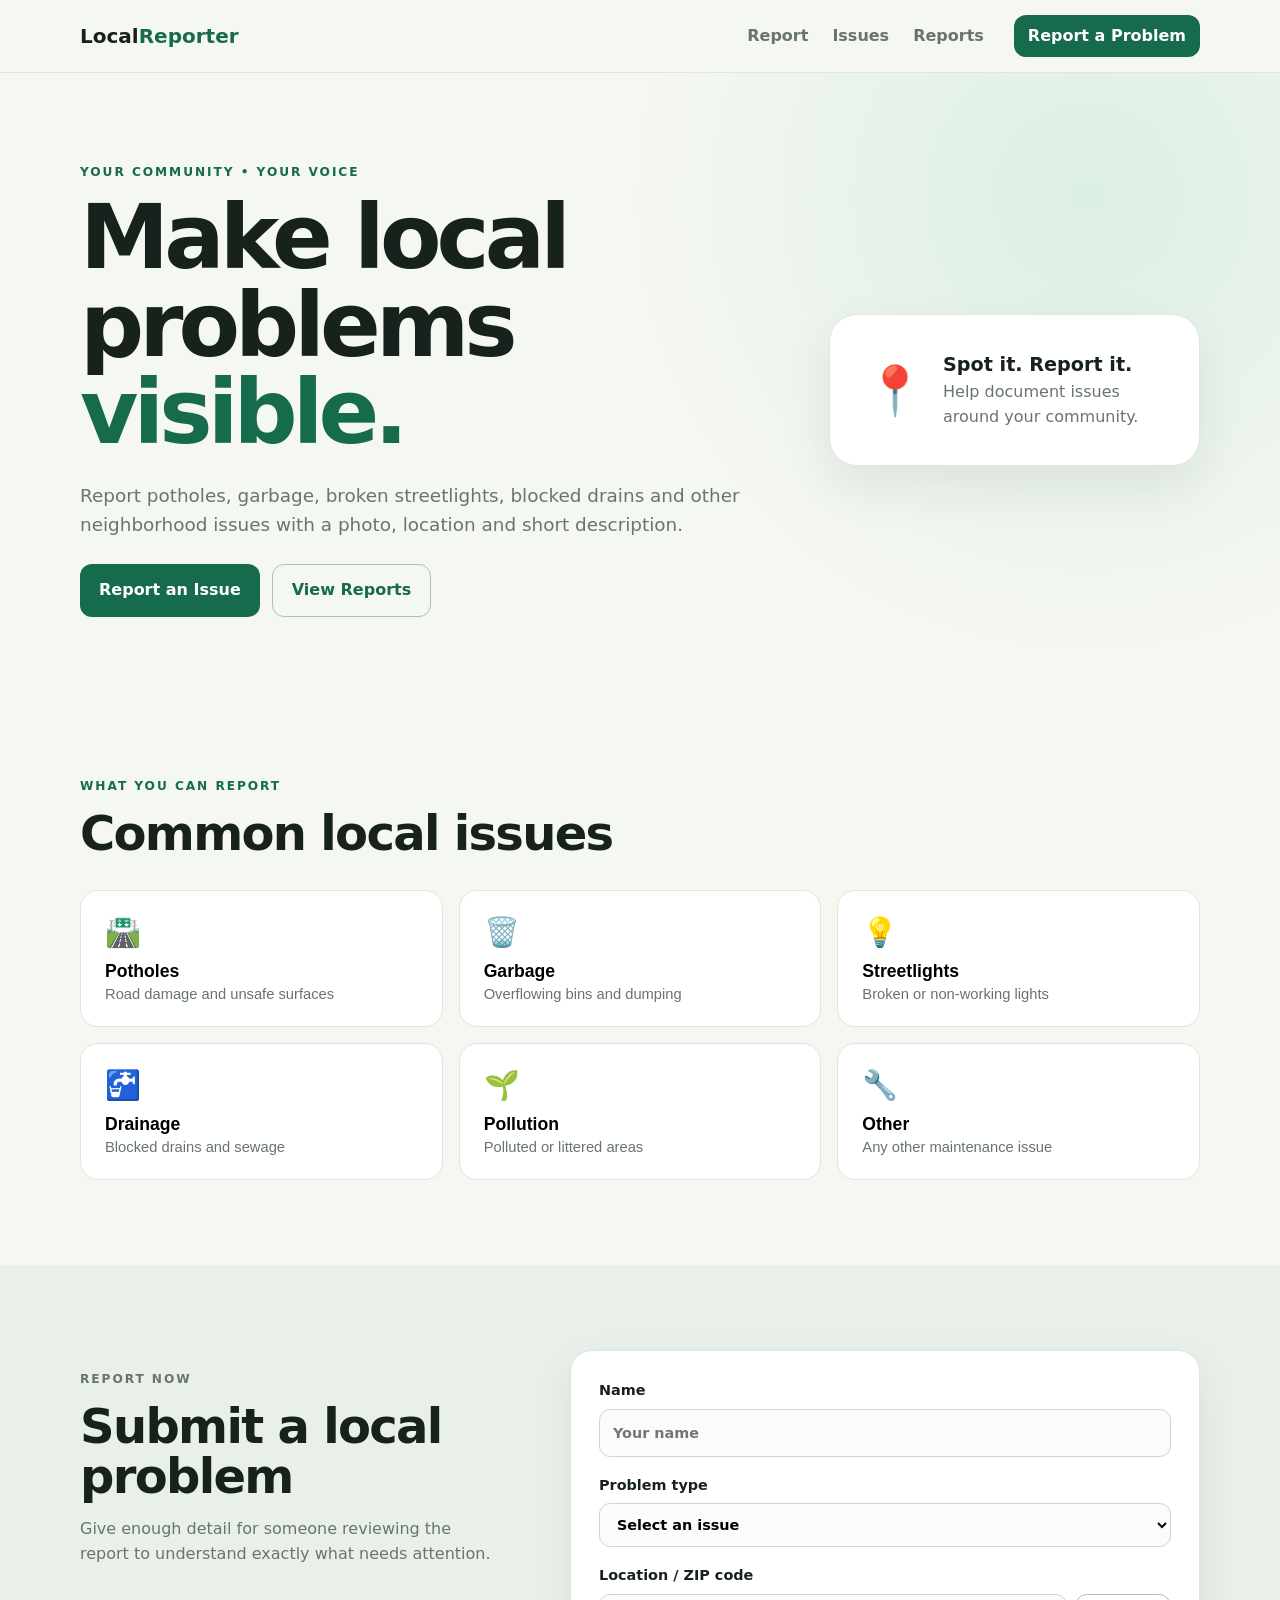
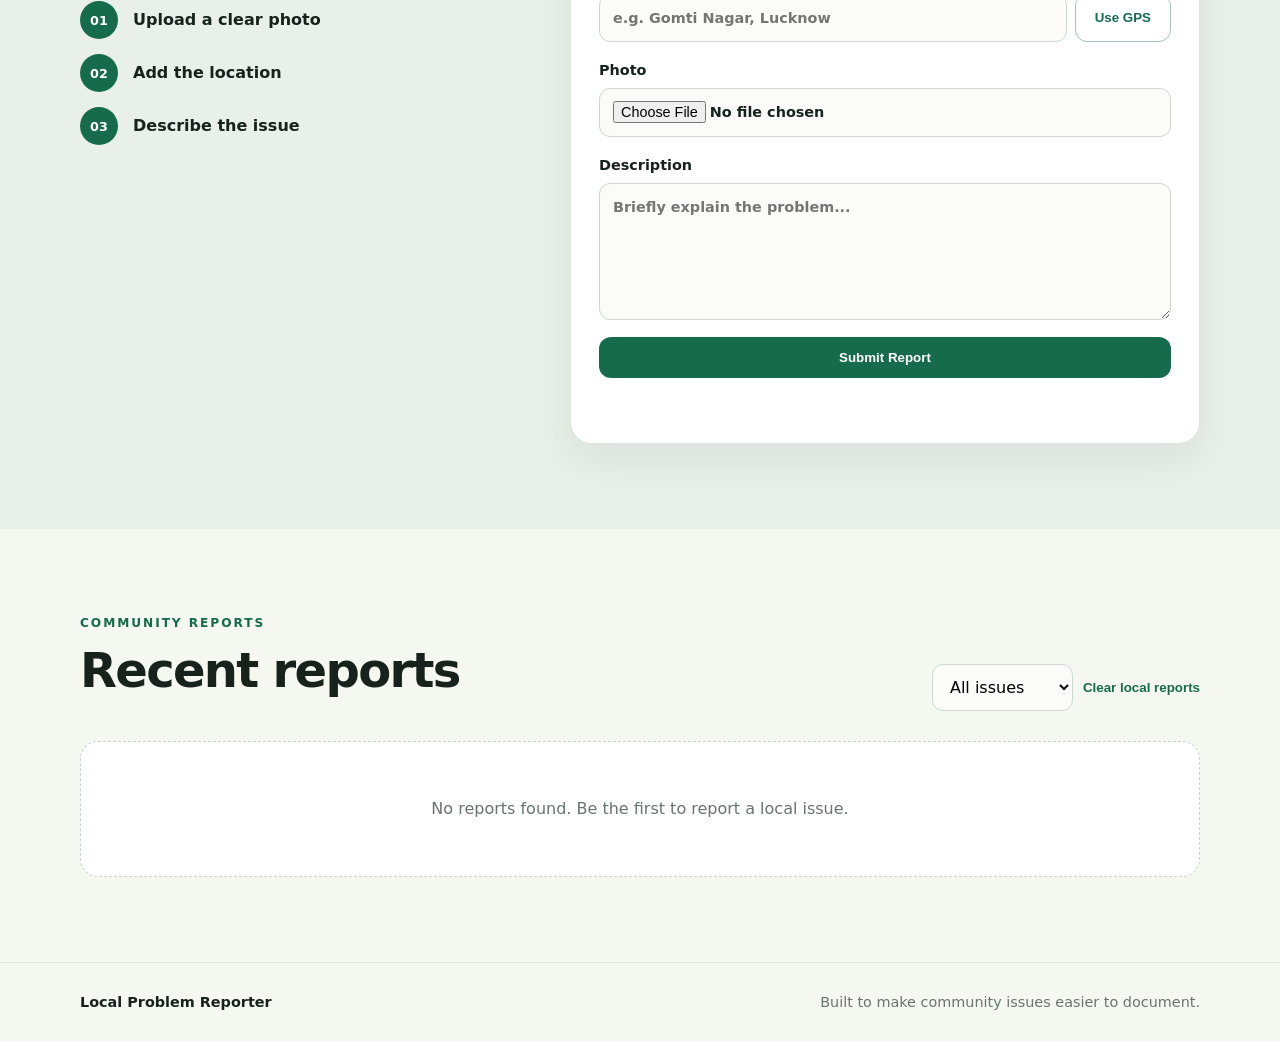
<file: static/temp/index.html>
<!DOCTYPE html>
<html lang="en">
<head>
  <meta charset="UTF-8">
  <meta name="viewport" content="width=device-width, initial-scale=1.0">
  <title>Local Problem Reporter</title>
  <link rel="stylesheet" href="style.css">
</head>
<body>
  <header class="header">
    <div class="container nav">
      <a class="logo" href="#">Local<span>Reporter</span></a>
      <nav>
        <a href="#report">Report</a>
        <a href="#issues">Issues</a>
        <a href="#reports">Reports</a>
      </nav>
      <a class="btn btn-small" href="#report">Report a Problem</a>
    </div>
  </header>

  <main>
    <section class="hero">
      <div class="container hero-grid">
        <div>
          <p class="eyebrow">YOUR COMMUNITY • YOUR VOICE</p>
          <h1>Make local problems <span>visible.</span></h1>
          <p class="hero-text">Report potholes, garbage, broken streetlights, blocked drains and other neighborhood issues with a photo, location and short description.</p>
          <div class="hero-actions">
            <a class="btn" href="#report">Report an Issue</a>
            <a class="btn btn-outline" href="#reports">View Reports</a>
          </div>
        </div>
        <div class="hero-card">
          <div class="map-dot">📍</div>
          <div>
            <strong>Spot it. Report it.</strong>
            <p>Help document issues around your community.</p>
          </div>
        </div>
      </div>
    </section>

    <section id="issues" class="section">
      <div class="container">
        <p class="eyebrow">WHAT YOU CAN REPORT</p>
        <h2>Common local issues</h2>
        <div class="issue-grid">
          <button class="issue-card" data-category="Pothole">🛣️<strong>Potholes</strong><span>Road damage and unsafe surfaces</span></button>
          <button class="issue-card" data-category="Garbage">🗑️<strong>Garbage</strong><span>Overflowing bins and dumping</span></button>
          <button class="issue-card" data-category="Streetlight">💡<strong>Streetlights</strong><span>Broken or non-working lights</span></button>
          <button class="issue-card" data-category="Drainage">🚰<strong>Drainage</strong><span>Blocked drains and sewage</span></button>
          <button class="issue-card" data-category="Pollution">🌱<strong>Pollution</strong><span>Polluted or littered areas</span></button>
          <button class="issue-card" data-category="Other">🔧<strong>Other</strong><span>Any other maintenance issue</span></button>
        </div>
      </div>
    </section>

    <section id="report" class="section report-section">
      <div class="container report-grid">
        <div>
          <p class="eyebrow">REPORT NOW</p>
          <h2>Submit a local problem</h2>
          <p>Give enough detail for someone reviewing the report to understand exactly what needs attention.</p>
          <div class="steps">
            <div><b>01</b><span>Upload a clear photo</span></div>
            <div><b>02</b><span>Add the location</span></div>
            <div><b>03</b><span>Describe the issue</span></div>
          </div>
        </div>

        <form id="reportForm" class="form-card">
          <label>Name
            <input id="name" type="text" placeholder="Your name" required>
          </label>
          <label>Problem type
            <select id="category" required>
              <option value="">Select an issue</option>
              <option>Pothole</option>
              <option>Garbage</option>
              <option>Streetlight</option>
              <option>Drainage</option>
              <option>Pollution</option>
              <option>Other</option>
            </select>
          </label>
          <label>Location / ZIP code
            <div class="location-row">
              <input id="location" type="text" placeholder="e.g. Gomti Nagar, Lucknow" required>
              <button type="button" id="locateBtn" class="btn btn-outline">Use GPS</button>
            </div>
          </label>
          <label>Photo
            <input id="photo" type="file" accept="image/*" required>
          </label>
          <div id="preview" class="preview hidden"></div>
          <label>Description
            <textarea id="description" rows="5" maxlength="500" placeholder="Briefly explain the problem..." required></textarea>
          </label>
          <button class="btn full" type="submit">Submit Report</button>
          <p id="formMessage" class="form-message"></p>
        </form>
      </div>
    </section>

    <section id="reports" class="section">
      <div class="container">
        <div class="section-heading">
          <div>
            <p class="eyebrow">COMMUNITY REPORTS</p>
            <h2>Recent reports</h2>
          </div>
          <div class="filters">
            <select id="filter">
              <option value="All">All issues</option>
              <option value="Pending">⏳ Pending</option>
              <option value="Resolved">✔ Solved</option>
              <option value="Pothole">Potholes</option>
              <option value="Garbage">Garbage</option>
              <option value="Streetlight">Streetlights</option>
              <option value="Drainage">Drainage</option>
              <option value="Pollution">Pollution</option>
              <option value="Other">Other</option>
            </select>
            <button id="clearReports" class="text-btn">Clear local reports</button>
          </div>
        </div>
        <div id="reportList" class="report-list"></div>
      </div>
    </section>
  </main>

  <footer>
    <div class="container footer-inner">
      <strong>Local Problem Reporter</strong>
      <span>Built to make community issues easier to document.</span>
    </div>
  </footer>

  <script src="script.js"></script>
</body>
</html>
</file>
<file: static/temp/style.css>
*{box-sizing:border-box;margin:0;padding:0}
:root{--green:#176b4d;--green2:#0f513a;--cream:#f5f7f1;--ink:#17221d;--muted:#68756e;--line:#dfe6df;--white:#fff}
html{scroll-behavior:smooth}
body{font-family:Inter,system-ui,-apple-system,BlinkMacSystemFont,"Segoe UI",sans-serif;color:var(--ink);background:var(--cream);line-height:1.55}
.container{width:min(1120px,92%);margin:auto}
.header{position:sticky;top:0;z-index:10;background:rgba(245,247,241,.94);backdrop-filter:blur(12px);border-bottom:1px solid var(--line)}
.nav{height:72px;display:flex;align-items:center;gap:30px}
.logo{font-weight:900;font-size:1.25rem;color:var(--ink);text-decoration:none;margin-right:auto}.logo span{color:var(--green)}
nav{display:flex;gap:24px}nav a{color:var(--muted);text-decoration:none;font-weight:650}nav a:hover{color:var(--green)}
.btn{display:inline-flex;justify-content:center;align-items:center;border:0;border-radius:12px;padding:13px 19px;background:var(--green);color:#fff;text-decoration:none;font-weight:800;cursor:pointer;transition:.2s}.btn:hover{background:var(--green2);transform:translateY(-1px)}
.btn-outline{background:transparent;color:var(--green);border:1px solid #a9c2b5}.btn-outline:hover{color:#fff;background:var(--green)}
.btn-small{padding:9px 14px}.full{width:100%}
.hero{padding:90px 0 75px;background:radial-gradient(circle at 85% 20%,#dcefe5,transparent 38%)}
.hero-grid{display:grid;grid-template-columns:1.3fr .7fr;gap:60px;align-items:center}
.eyebrow{font-size:.76rem;letter-spacing:.16em;color:var(--green);font-weight:900;margin-bottom:12px}
h1{font-size:clamp(3rem,7vw,6rem);line-height:.98;letter-spacing:-.055em;max-width:800px}h1 span{color:var(--green)}
h2{font-size:clamp(2rem,4vw,3rem);line-height:1.05;letter-spacing:-.035em;margin-bottom:15px}
.hero-text{font-size:1.15rem;color:var(--muted);max-width:680px;margin:25px 0}
.hero-actions{display:flex;gap:12px;flex-wrap:wrap}
.hero-card{background:var(--white);border:1px solid var(--line);border-radius:28px;padding:35px;box-shadow:0 20px 50px rgba(23,34,29,.08);display:flex;gap:18px;align-items:center}.map-dot{font-size:3rem}.hero-card strong{font-size:1.2rem}.hero-card p{color:var(--muted)}
.section{padding:85px 0}.issue-grid{display:grid;grid-template-columns:repeat(3,1fr);gap:16px;margin-top:32px}
.issue-card{text-align:left;border:1px solid var(--line);background:#fff;border-radius:18px;padding:24px;cursor:pointer;transition:.2s}.issue-card:hover{transform:translateY(-4px);border-color:#9bbcae;box-shadow:0 12px 30px rgba(23,34,29,.08)}
.issue-card:first-letter{font-size:1.8rem}.issue-card strong,.issue-card span{display:block}.issue-card strong{margin-top:12px;font-size:1.1rem}.issue-card span{color:var(--muted);font-size:.92rem;margin-top:4px}
.report-section{background:#e9f0ea}.report-grid{display:grid;grid-template-columns:.8fr 1.2fr;gap:70px;align-items:start}.report-grid>div:first-child{padding-top:20px}.report-grid p{color:var(--muted)}
.steps{margin-top:35px;display:grid;gap:15px}.steps div{display:flex;align-items:center;gap:15px}.steps b{display:grid;place-items:center;width:38px;height:38px;border-radius:50%;background:var(--green);color:#fff;font-size:.8rem}.steps span{font-weight:700}
.form-card{background:#fff;border:1px solid var(--line);border-radius:22px;padding:28px;box-shadow:0 15px 40px rgba(23,34,29,.07);display:grid;gap:17px}
label{font-weight:750;font-size:.9rem}input,select,textarea{display:block;width:100%;margin-top:7px;border:1px solid #ccd8d0;border-radius:11px;padding:12px 13px;font:inherit;background:#fbfcfa;outline:none}input:focus,select:focus,textarea:focus{border-color:var(--green);box-shadow:0 0 0 3px rgba(23,107,77,.1)}
.location-row{display:grid;grid-template-columns:1fr auto;gap:8px}.location-row .btn{margin-top:7px}
.preview{border:1px dashed #aabdb2;border-radius:13px;padding:10px}.preview img{display:block;max-width:100%;max-height:220px;border-radius:9px;margin:auto}.hidden{display:none}
.form-message{font-weight:700!important;color:var(--green)!important;min-height:20px}
.section-heading{display:flex;justify-content:space-between;gap:20px;align-items:end}.filters{display:flex;gap:10px;align-items:center}.filters select{margin:0;width:auto}.text-btn{border:0;background:none;color:var(--green);cursor:pointer;font-weight:700}

/* Report List & Cards */
.report-list{display:grid;grid-template-columns:repeat(3,1fr);gap:18px;margin-top:30px}
.report-item{background:#fff;border:1px solid var(--line);border-radius:18px;overflow:hidden;transition:.2s;display:flex;flex-direction:column}
.report-item img{width:100%;height:180px;object-fit:cover}
.report-body{padding:18px;display:flex;flex-direction:column;flex-grow:1}
.badge{display:inline-block;padding:5px 9px;border-radius:99px;background:#e4f1ea;color:var(--green);font-size:.75rem;font-weight:900}

/* Status Badges */
.status-badge{display:inline-block;padding:4px 10px;border-radius:99px;font-size:.75rem;font-weight:800}
.status-pending{background:#fef3c7;color:#92400e}
.status-resolved{background:#d1fae5;color:#065f46}

/* Resolved Card Enhancements */
.report-item.is-resolved{border:1px solid #a7f3d0;box-shadow:0 4px 15px rgba(16,185,129,.06)}
.solved-date{color:#059669;font-weight:700;margin-top:4px}

.report-body h3{margin:8px 0 5px}
.report-body p{color:var(--muted);font-size:.9rem}
.report-meta{font-size:.78rem;color:#87928c;margin-top:12px;margin-bottom:auto}
.empty{grid-column:1/-1;text-align:center;padding:55px;background:#fff;border:1px dashed #c8d4cd;border-radius:18px;color:var(--muted)}

/* Status Action Buttons */
.btn-status-toggle{font-size:.8rem;padding:8px 14px;border-radius:10px;margin-top:12px;width:100%}
.report-item.is-resolved .btn-status-toggle{background:#e5e7eb;color:#374151}
.report-item.is-resolved .btn-status-toggle:hover{background:#d1d5db}

footer{border-top:1px solid var(--line);padding:28px 0}.footer-inner{display:flex;justify-content:space-between;color:var(--muted);font-size:.9rem}.footer-inner strong{color:var(--ink)}

@media(max-width:800px){nav{display:none}.hero{padding-top:55px}.hero-grid,.report-grid{grid-template-columns:1fr}.issue-grid,.report-list{grid-template-columns:1fr 1fr}.section-heading{align-items:start;flex-direction:column}}
@media(max-width:520px){.issue-grid,.report-list{grid-template-columns:1fr}.nav .btn{display:none}.footer-inner{flex-direction:column;gap:7px}.location-row{grid-template-columns:1fr}.location-row .btn{width:100%}}
</file>
